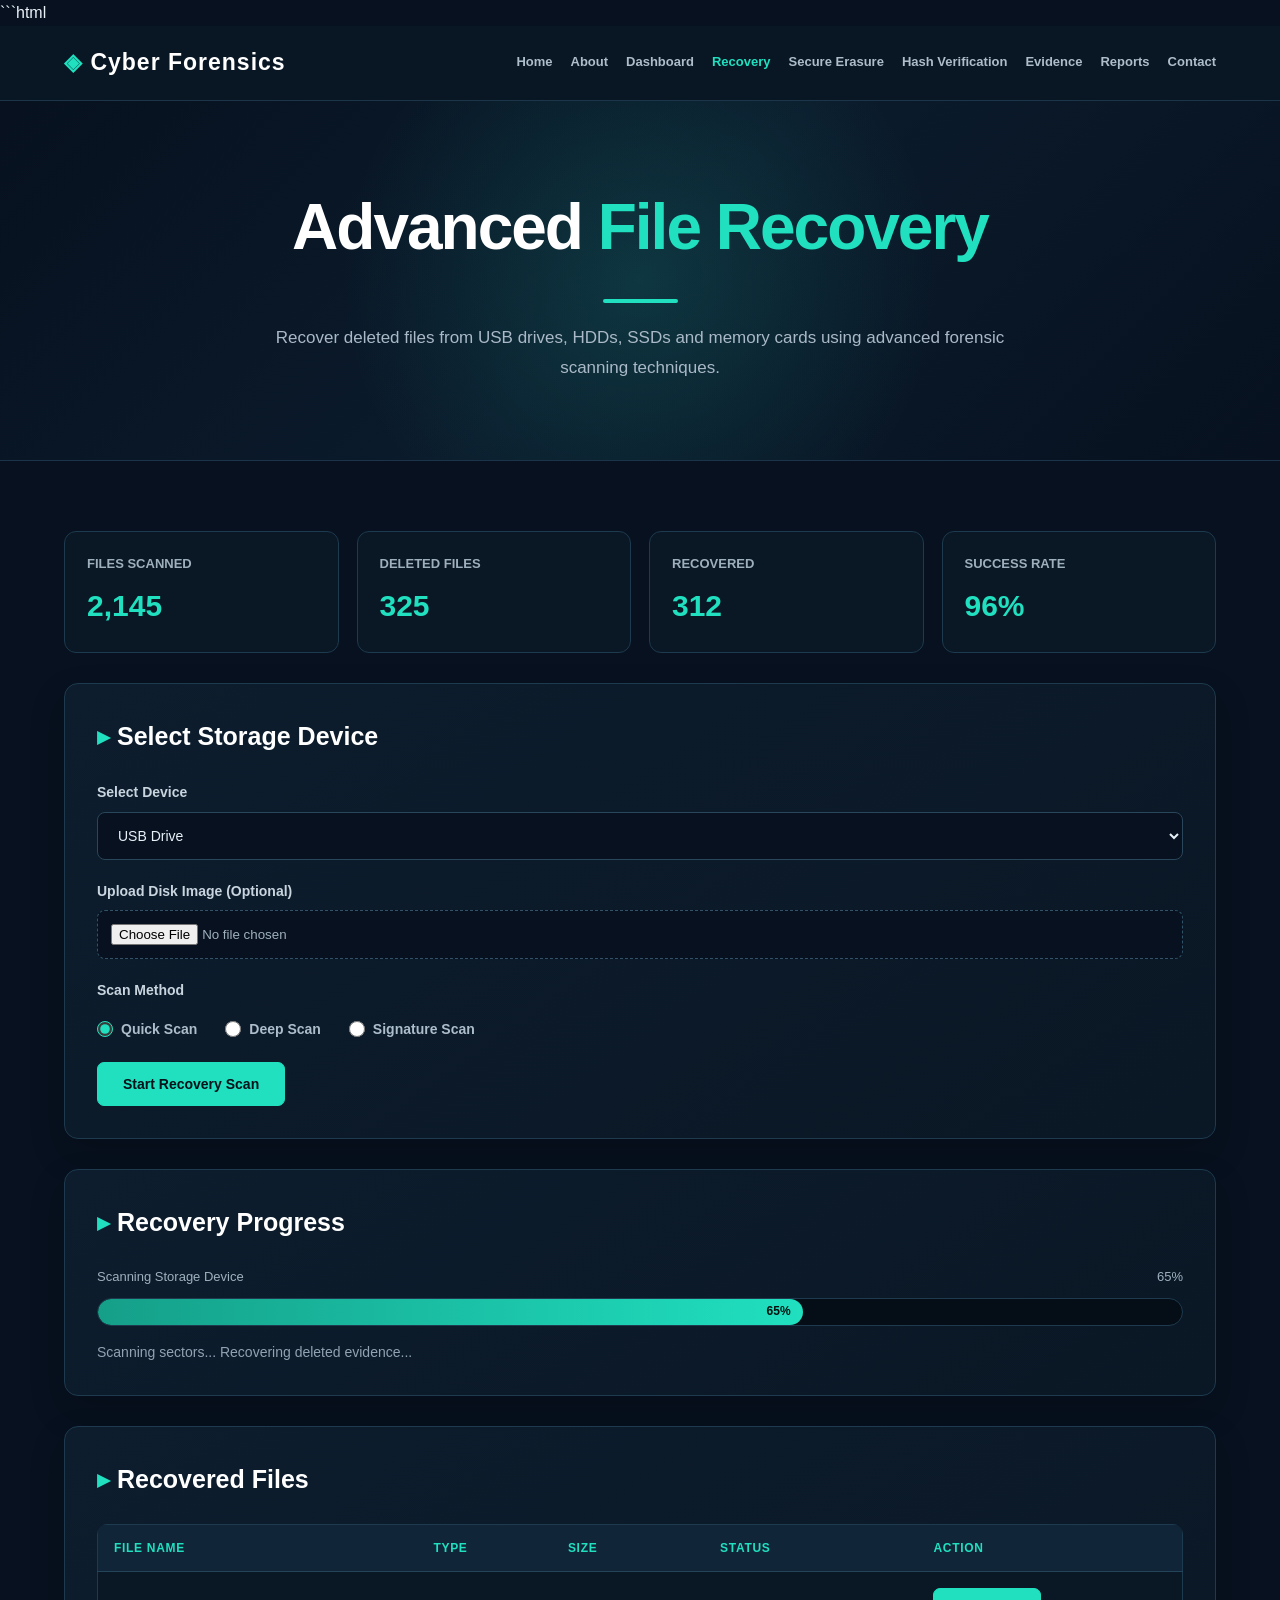
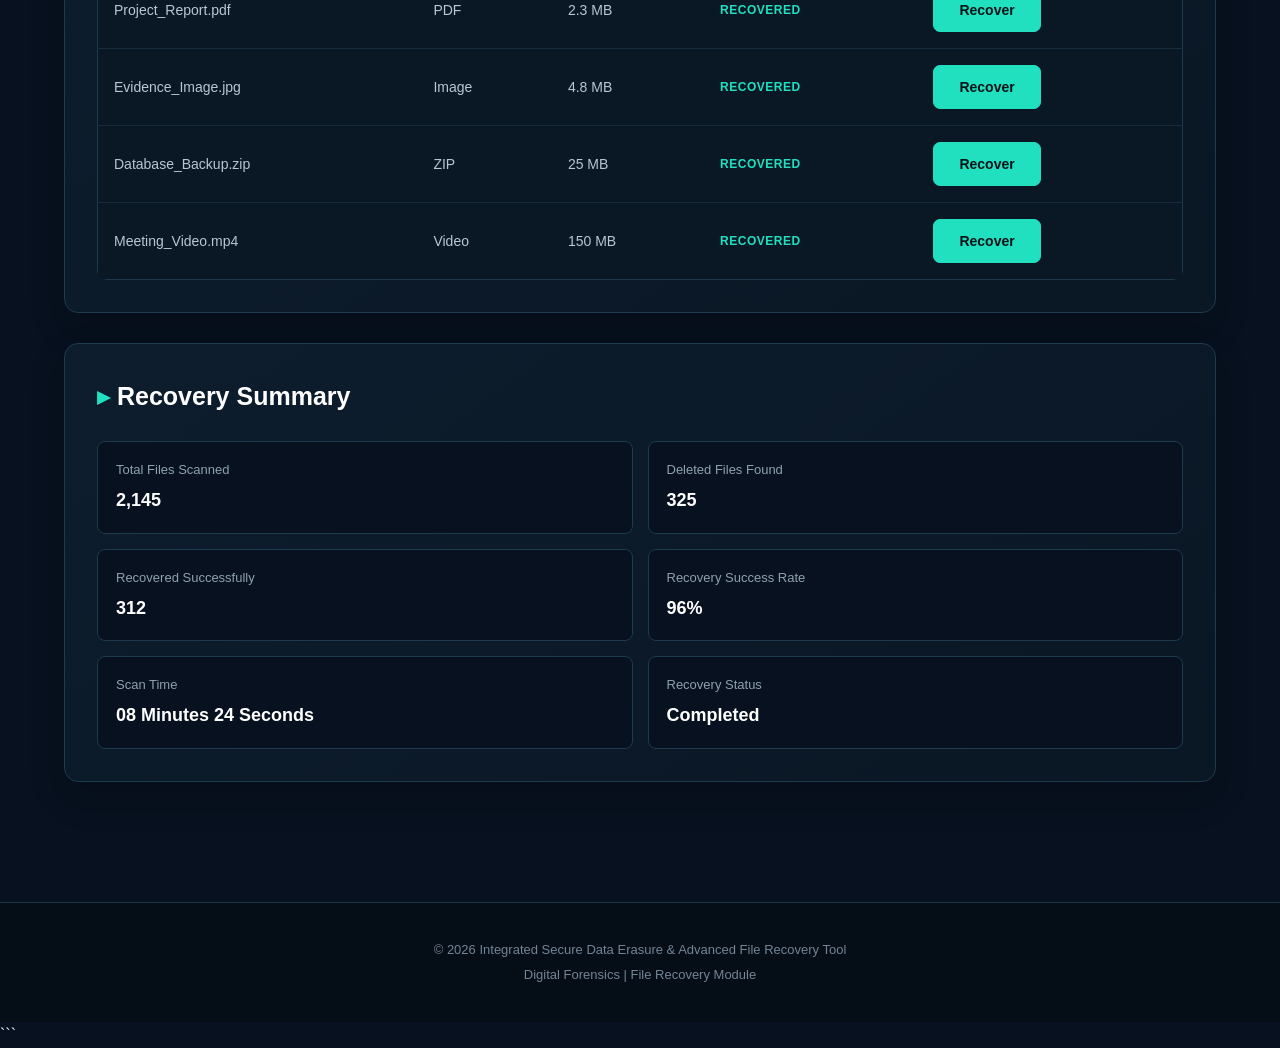
<file: recovery.html>
```html
<!DOCTYPE html>
<html lang="en">

<head>

<meta charset="UTF-8">
<meta name="viewport" content="width=device-width, initial-scale=1.0">

<title>File Recovery | Cyber Forensics</title>

<style>

/* =========================================================
   CYBER FORENSICS - FILE RECOVERY
   ALL CSS IS INSIDE THIS HTML FILE
   ========================================================= */

* {
    margin: 0;
    padding: 0;
    box-sizing: border-box;
}

html {
    scroll-behavior: smooth;
}

body {
    font-family: Arial, Helvetica, sans-serif;
    background: #07111f;
    color: #eaf2f8;
    line-height: 1.6;
}


/* ================= HEADER ================= */

header {
    min-height: 75px;
    padding: 18px 5%;

    display: flex;
    align-items: center;
    justify-content: space-between;
    gap: 25px;

    background: #091624;
    border-bottom: 1px solid #1d3548;

    position: sticky;
    top: 0;
    z-index: 1000;
}


/* ================= LOGO ================= */

.logo {
    color: #ffffff;
    font-size: 23px;
    font-weight: 800;
    letter-spacing: 1px;
    white-space: nowrap;
}

.logo::before {
    content: "◈ ";
    color: #20e0c0;
}


/* ================= NAVIGATION ================= */

nav {
    display: flex;
    align-items: center;
    justify-content: flex-end;
    gap: 18px;
    flex-wrap: wrap;
}

nav a {
    color: #aebdca;
    text-decoration: none;
    font-size: 13px;
    font-weight: 600;
    transition: 0.3s;
}

nav a:hover {
    color: #20e0c0;
}

nav a[href="recoveryy.html"] {
    color: #20e0c0;
}


/* ================= HERO ================= */

.banner {
    min-height: 360px;
    padding: 70px 20px;

    display: flex;
    flex-direction: column;
    justify-content: center;
    align-items: center;

    text-align: center;

    background:
        radial-gradient(
            circle at center,
            rgba(32, 224, 192, 0.14),
            transparent 45%
        ),
        linear-gradient(
            135deg,
            #07111f,
            #0b1b2c,
            #07111f
        );

    border-bottom: 1px solid #1b3449;
}

.banner h1 {
    font-size: clamp(38px, 6vw, 64px);
    color: #ffffff;
    font-weight: 800;
    letter-spacing: -2px;
    margin-bottom: 20px;
}

.banner h1 span {
    color: #20e0c0;
}

.banner h1::after {
    content: "";
    display: block;

    width: 75px;
    height: 4px;

    margin: 20px auto 0;

    background: #20e0c0;
    border-radius: 10px;
}

.banner p {
    max-width: 780px;

    color: #aab9c7;
    font-size: 17px;
    line-height: 1.8;
}


/* ================= CONTAINER ================= */

.container {
    width: 90%;
    max-width: 1200px;

    margin: auto;

    padding: 70px 0 90px;
}


/* ================= SECTION TITLE ================= */

.section-title {
    margin-bottom: 30px;

    color: #ffffff;

    font-size: 29px;
    font-weight: 800;
}

.section-title::before {
    content: "";

    display: inline-block;

    width: 5px;
    height: 28px;

    margin-right: 12px;

    vertical-align: -4px;

    background: #20e0c0;

    border-radius: 5px;
}


/* ================= CARD ================= */

.card {
    margin-bottom: 30px;

    padding: 32px;

    background:
        linear-gradient(
            145deg,
            #0d1d2d,
            #0a1725
        );

    border: 1px solid #1d3a4e;

    border-radius: 14px;

    box-shadow:
        0 15px 35px rgba(0, 0, 0, 0.2);

    transition: 0.3s;
}

.card:hover {
    transform: translateY(-3px);

    border-color: #20e0c0;

    box-shadow:
        0 15px 35px rgba(32, 224, 192, 0.08);
}

.card h2 {
    color: #ffffff;

    font-size: 25px;

    margin-bottom: 25px;
}

.card h2::before {
    content: "▸ ";

    color: #20e0c0;
}


/* ================= FORM ================= */

label {
    display: block;

    margin-top: 20px;
    margin-bottom: 8px;

    color: #c8d5df;

    font-size: 14px;
    font-weight: 600;
}


select {
    width: 100%;

    padding: 14px 16px;

    background: #07111f;

    color: #e8f0f7;

    border: 1px solid #29465a;

    border-radius: 8px;

    font-size: 14px;

    outline: none;

    cursor: pointer;

    transition: 0.3s;
}

select:focus {
    border-color: #20e0c0;

    box-shadow:
        0 0 0 3px rgba(32, 224, 192, 0.08);
}

select option {
    background: #0a1725;
    color: #ffffff;
}


/* ================= FILE INPUT ================= */

input[type="file"] {
    width: 100%;

    padding: 13px;

    background: #07111f;

    color: #9fb0bd;

    border: 1px dashed #315267;

    border-radius: 8px;

    cursor: pointer;
}

input[type="file"]:hover {
    border-color: #20e0c0;
}


/* ================= RADIO ================= */

.radio-group {
    display: flex;

    gap: 28px;

    flex-wrap: wrap;

    padding: 8px 0 22px;
}

.radio-group label {
    margin: 0;

    display: flex;

    align-items: center;

    gap: 8px;

    color: #aebdca;

    cursor: pointer;
}

input[type="radio"] {
    width: 16px;
    height: 16px;

    accent-color: #20e0c0;

    cursor: pointer;
}


/* ================= BUTTON ================= */

button {
    padding: 13px 25px;

    background: #20e0c0;

    color: #061219;

    border: 1px solid #20e0c0;

    border-radius: 7px;

    font-size: 14px;

    font-weight: 700;

    cursor: pointer;

    transition: 0.3s;
}

button:hover {
    background: transparent;

    color: #20e0c0;

    transform: translateY(-2px);

    box-shadow:
        0 8px 20px rgba(32, 224, 192, 0.08);
}


/* ================= PROGRESS ================= */

.progress-container {
    margin-top: 15px;
}

.progress-info {
    display: flex;

    justify-content: space-between;

    margin-bottom: 10px;

    color: #9fb0bd;

    font-size: 13px;
}

.progress {
    width: 100%;

    height: 28px;

    background: #050d16;

    border: 1px solid #1d3a4e;

    border-radius: 20px;

    overflow: hidden;
}

.progress-bar {
    width: 65%;

    height: 100%;

    display: flex;

    justify-content: flex-end;

    align-items: center;

    padding-right: 12px;

    background:
        linear-gradient(
            90deg,
            #159f89,
            #20e0c0
        );

    color: #03110e;

    font-size: 12px;

    font-weight: 800;

    border-radius: 20px;
}

.scan-message {
    margin-top: 15px;

    color: #91a3b3;

    font-size: 14px;
}


/* ================= STATUS BOXES ================= */

.recovery-stats {
    display: grid;

    grid-template-columns: repeat(4, 1fr);

    gap: 18px;

    margin-bottom: 30px;
}

.stat {
    padding: 22px;

    background: #0a1725;

    border: 1px solid #1d3a4e;

    border-radius: 12px;
}

.stat h3 {
    color: #9fb0bd;

    font-size: 13px;

    margin-bottom: 8px;
}

.stat strong {
    color: #20e0c0;

    font-size: 30px;
}


/* ================= TABLE ================= */

.table-wrapper {
    width: 100%;

    overflow-x: auto;

    border-radius: 10px;
}

table {
    width: 100%;

    min-width: 750px;

    border-collapse: collapse;

    background: #0a1725;

    border: 1px solid #1d3a4e;
}

th {
    padding: 16px;

    text-align: left;

    color: #20e0c0;

    background: #102638;

    border-bottom: 1px solid #24445a;

    font-size: 12px;

    text-transform: uppercase;

    letter-spacing: 0.7px;
}

td {
    padding: 16px;

    color: #b9c7d3;

    font-size: 14px;

    border-bottom: 1px solid #172d3e;
}

tbody tr {
    transition: 0.25s;
}

tbody tr:hover {
    background: #0d2132;
}

tbody tr:last-child td {
    border-bottom: none;
}


/* ================= STATUS ================= */

.status {
    color: #20e0c0;

    font-weight: 700;

    font-size: 12px;

    text-transform: uppercase;

    letter-spacing: 0.5px;
}


/* ================= SUMMARY ================= */

.summary-list {
    display: grid;

    grid-template-columns: repeat(2, 1fr);

    gap: 15px;
}

.summary-item {
    padding: 18px;

    background: #07111f;

    border: 1px solid #1d3a4e;

    border-radius: 8px;
}

.summary-item span {
    color: #8fa1af;

    font-size: 13px;
}

.summary-item strong {
    display: block;

    margin-top: 5px;

    color: #ffffff;

    font-size: 18px;
}


/* ================= FOOTER ================= */

footer {
    padding: 35px 20px;

    text-align: center;

    background: #050d16;

    border-top: 1px solid #1a3245;
}

footer p {
    color: #718596;

    font-size: 13px;

    line-height: 1.9;
}


/* ================= RESPONSIVE ================= */

@media (max-width: 1100px) {

    header {
        flex-direction: column;

        align-items: center;
    }

    nav {
        justify-content: center;
    }

    .recovery-stats {
        grid-template-columns: repeat(2, 1fr);
    }

}


@media (max-width: 700px) {

    header {
        position: relative;

        padding: 20px 15px;
    }

    .logo {
        font-size: 21px;
    }

    nav {
        gap: 11px;
    }

    nav a {
        font-size: 12px;
    }

    .banner {
        min-height: 300px;

        padding: 55px 18px;
    }

    .banner h1 {
        font-size: 38px;

        letter-spacing: -1px;
    }

    .banner p {
        font-size: 15px;
    }

    .container {
        width: 92%;

        padding-top: 50px;
    }

    .card {
        padding: 23px;
    }

    .radio-group {
        flex-direction: column;

        gap: 14px;
    }

    .recovery-stats {
        grid-template-columns: 1fr;
    }

    .summary-list {
        grid-template-columns: 1fr;
    }

    button {
        width: 100%;
    }

}

</style>

</head>


<body>


<!-- ================= HEADER ================= -->

<header>

<div class="logo">
Cyber Forensics
</div>


<nav>

<a href="index.html">Home</a>

<a href="about.html">About</a>

<a href="dashboard.html">Dashboard</a>

<a href="recoveryy.html">Recovery</a>

<a href="erasure.html">Secure Erasure</a>

<a href="hashing.html">Hash Verification</a>

<a href="evidence.html">Evidence</a>

<a href="reports.html">Reports</a>

<a href="contact.html">Contact</a>

</nav>

</header>



<!-- ================= BANNER ================= -->

<section class="banner">

<h1>
Advanced <span>File Recovery</span>
</h1>

<p>
Recover deleted files from USB drives, HDDs, SSDs and memory cards
using advanced forensic scanning techniques.
</p>

</section>



<!-- ================= MAIN CONTENT ================= -->

<div class="container">


<!-- ================= RECOVERY STATS ================= -->

<div class="recovery-stats">

<div class="stat">

<h3>FILES SCANNED</h3>

<strong>2,145</strong>

</div>


<div class="stat">

<h3>DELETED FILES</h3>

<strong>325</strong>

</div>


<div class="stat">

<h3>RECOVERED</h3>

<strong>312</strong>

</div>


<div class="stat">

<h3>SUCCESS RATE</h3>

<strong>96%</strong>

</div>

</div>



<!-- ================= DEVICE SELECTION ================= -->

<div class="card">

<h2>Select Storage Device</h2>


<label for="device">
Select Device
</label>

<select id="device">

<option>USB Drive</option>

<option>Hard Disk</option>

<option>SSD</option>

<option>Memory Card</option>

<option>External Drive</option>

</select>



<label for="disk">
Upload Disk Image (Optional)
</label>

<input
type="file"
id="disk"
accept=".img,.dd,.iso"
>



<label>
Scan Method
</label>


<div class="radio-group">

<label>

<input
type="radio"
name="scan"
checked
>

Quick Scan

</label>


<label>

<input
type="radio"
name="scan"
>

Deep Scan

</label>


<label>

<input
type="radio"
name="scan"
>

Signature Scan

</label>

</div>


<button onclick="startScan()">
Start Recovery Scan
</button>

</div>



<!-- ================= PROGRESS ================= -->

<div class="card">

<h2>Recovery Progress</h2>


<div class="progress-container">

<div class="progress-info">

<span>
Scanning Storage Device
</span>

<span id="progressText">
65%
</span>

</div>


<div class="progress">

<div
class="progress-bar"
id="progressBar"
>
65%
</div>

</div>


<p class="scan-message" id="scanMessage">

Scanning sectors... Recovering deleted evidence...

</p>

</div>

</div>



<!-- ================= RECOVERED FILES ================= -->

<div class="card">

<h2>Recovered Files</h2>


<div class="table-wrapper">

<table>

<thead>

<tr>

<th>File Name</th>

<th>Type</th>

<th>Size</th>

<th>Status</th>

<th>Action</th>

</tr>

</thead>


<tbody>


<tr>

<td>Project_Report.pdf</td>

<td>PDF</td>

<td>2.3 MB</td>

<td class="status">
Recovered
</td>

<td>
<button onclick="recoverFile(this)">
Recover
</button>
</td>

</tr>


<tr>

<td>Evidence_Image.jpg</td>

<td>Image</td>

<td>4.8 MB</td>

<td class="status">
Recovered
</td>

<td>
<button onclick="recoverFile(this)">
Recover
</button>
</td>

</tr>


<tr>

<td>Database_Backup.zip</td>

<td>ZIP</td>

<td>25 MB</td>

<td class="status">
Recovered
</td>

<td>
<button onclick="recoverFile(this)">
Recover
</button>
</td>

</tr>


<tr>

<td>Meeting_Video.mp4</td>

<td>Video</td>

<td>150 MB</td>

<td class="status">
Recovered
</td>

<td>
<button onclick="recoverFile(this)">
Recover
</button>
</td>

</tr>


</tbody>

</table>

</div>

</div>



<!-- ================= RECOVERY SUMMARY ================= -->

<div class="card">

<h2>Recovery Summary</h2>


<div class="summary-list">


<div class="summary-item">

<span>
Total Files Scanned
</span>

<strong>
2,145
</strong>

</div>


<div class="summary-item">

<span>
Deleted Files Found
</span>

<strong>
325
</strong>

</div>


<div class="summary-item">

<span>
Recovered Successfully
</span>

<strong>
312
</strong>

</div>


<div class="summary-item">

<span>
Recovery Success Rate
</span>

<strong>
96%
</strong>

</div>


<div class="summary-item">

<span>
Scan Time
</span>

<strong>
08 Minutes 24 Seconds
</strong>

</div>


<div class="summary-item">

<span>
Recovery Status
</span>

<strong>
Completed
</strong>

</div>


</div>

</div>


</div>



<!-- ================= FOOTER ================= -->

<footer>

<p>

© 2026 Integrated Secure Data Erasure & Advanced File Recovery Tool

<br>

Digital Forensics | File Recovery Module

</p>

</footer>



<script>

/* ================= RECOVERY DEMO ================= */

function startScan() {

    const bar = document.getElementById("progressBar");

    const text = document.getElementById("progressText");

    const message = document.getElementById("scanMessage");

    let progress = 0;

    message.textContent =
        "Initializing forensic recovery scan...";

    const interval = setInterval(function () {

        progress++;

        bar.style.width = progress + "%";

        bar.textContent = progress + "%";

        text.textContent = progress + "%";


        if (progress < 30) {

            message.textContent =
                "Analyzing storage sectors...";

        }

        else if (progress < 60) {

            message.textContent =
                "Searching for deleted file signatures...";

        }

        else if (progress < 90) {

            message.textContent =
                "Recovering deleted evidence...";

        }

        else {

            message.textContent =
                "Finalizing recovery scan...";

        }


        if (progress >= 100) {

            clearInterval(interval);

            message.textContent =
                "Recovery scan completed successfully.";

        }

    }, 40);

}


/* ================= RECOVER FILE ================= */

function recoverFile(button) {

    button.textContent = "Recovered";

    button.style.background = "transparent";

    button.style.color = "#20e0c0";

    button.style.borderColor = "#20e0c0";

    button.disabled = true;

}

</script>


</body>

</html>
```
</file>
